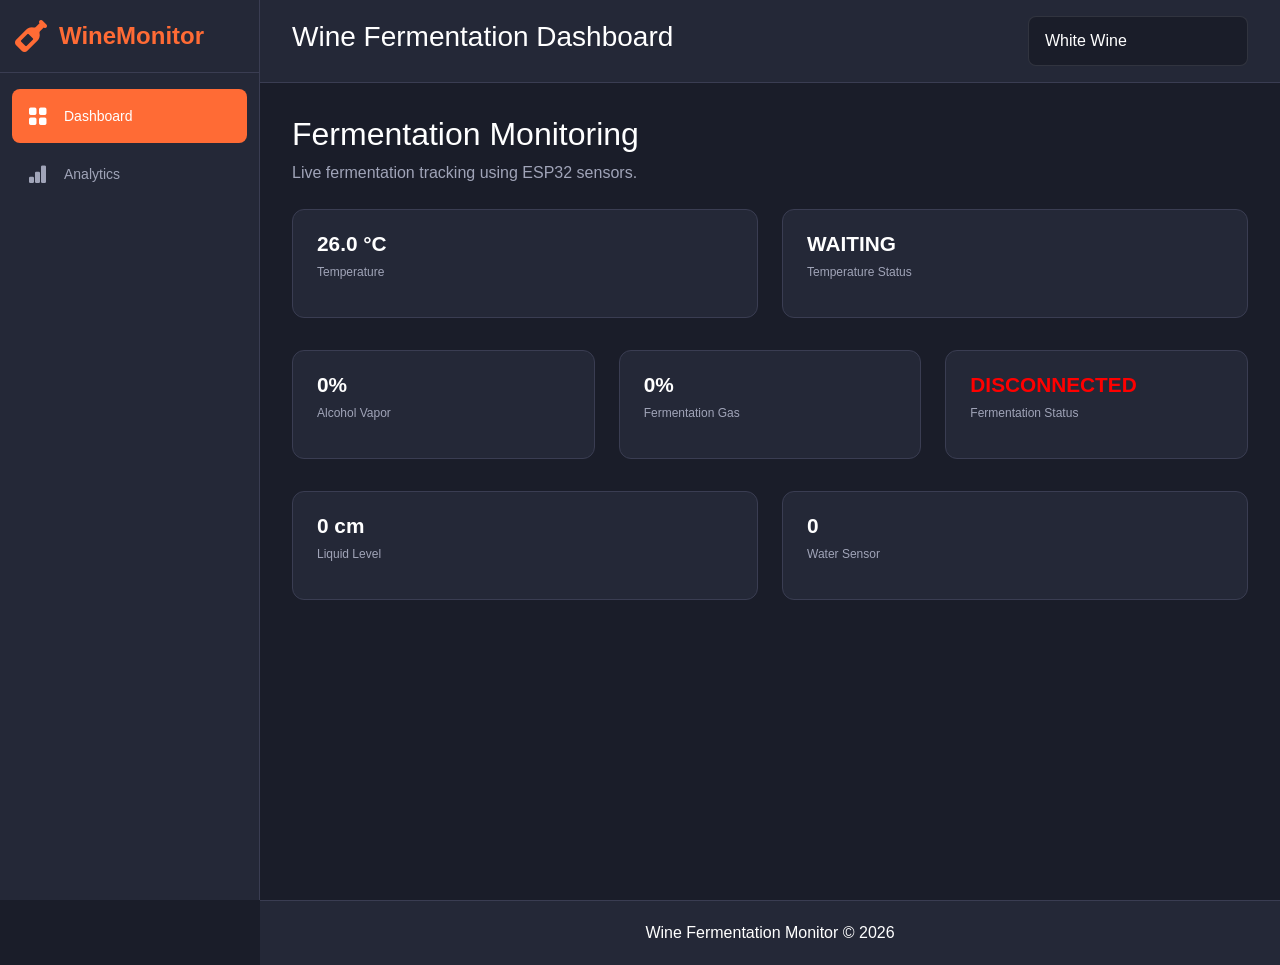
<file: FermentacijaVina/templates/index.html>
<!DOCTYPE html>
<html lang="en">
<head>
    <meta charset="UTF-8">
    <meta name="viewport" content="width=device-width, initial-scale=1.0">
    <title>Wine Fermentation Monitor</title>

    <link href="./assets/css/bootstrap.min.css" rel="stylesheet">
    <link rel="stylesheet" href="https://cdn.jsdelivr.net/npm/bootstrap-icons@1.10.0/font/bootstrap-icons.css">
    <link href="./assets/icons/fontawesome/css/fontawesome.min.css" rel="stylesheet">
    <link href="./assets/icons/fontawesome/css/brands.min.css" rel="stylesheet">
    <link href="./assets/icons/fontawesome/css/solid.min.css" rel="stylesheet">
    <link rel="stylesheet" href="assets/css/style.css">
</head>

<body>

<!-- SIDEBAR -->
<aside class="sidebar" id="sidebar">
    <div class="sidebar-header">
    <a class="logo" href="index.html">
        <i class="fa-solid fa-wine-bottle"></i>
        <span class="logo-text">WineMonitor</span>
    </a>
</div>

    <ul class="nav-menu">
        <li class="nav-item">
            <a href="index.html" class="nav-link active">
                <i class="bi bi-grid-fill"></i>
                <span>Dashboard</span>
            </a>
        </li>

        <li class="nav-item">
            <a href="analytics.html" class="nav-link">
                <i class="bi bi-bar-chart-fill"></i>
                <span>Analytics</span>
            </a>
        </li>
    </ul>
</aside>

<!-- MAIN CONTENT -->
<main class="main-content">

    <!-- TOP BAR -->
    <div class="top-bar d-flex align-items-center justify-content-between">

        <h3>Wine Fermentation Dashboard</h3>

        <select id="wineMode" class="form-select" style="width:220px;">
            <option value="white">White Wine</option>
            <option value="red">Red Wine</option>
        </select>

    </div>

    <div class="dashboard-content">

        <!-- HEADER -->
        <div class="page-header mb-4">
            <h2>Fermentation Monitoring</h2>
            <p>Live fermentation tracking using ESP32 sensors.</p>
        </div>

        <!-- STATS GRID -->
        <!-- TEMPERATURE ROW -->
<div class="stats-grid">
    <div class="stat-card">
        <div class="stat-value" id="temperature">26.0 °C</div>
        <div class="stat-label">Temperature</div>
    </div>

    <div class="stat-card">
        <div class="stat-value" id="tempStatus">WAITING</div>
        <div class="stat-label">Temperature Status</div>
    </div>
</div>

<!-- FERMENTATION ROW -->
<div class="stats-grid mt-4">
    <div class="stat-card">
        <div class="stat-value" id="mq3">0%</div>
        <div class="stat-label">Alcohol Vapor</div>
    </div>

    <div class="stat-card">
        <div class="stat-value" id="mq2">0%</div>
        <div class="stat-label">Fermentation Gas</div>
    </div>

    <div class="stat-card">
        <div class="stat-value" id="fermentationStatus">IDLE</div>
        <div class="stat-label">Fermentation Status</div>
    </div>
</div>

<!-- LIQUID LEVEL ROW -->
<div class="stats-grid mt-4">
    <div class="stat-card">
        <div class="stat-value" id="distance">0 cm</div>
        <div class="stat-label">Liquid Level</div>
    </div>

    <div class="stat-card">
        <div class="stat-value" id="rain">0</div>
        <div class="stat-label">Water Sensor</div>
    </div>
</div>

    </div>

</main>

<footer class="footer">
    <div class="footer-content">
        <span>Wine Fermentation Monitor © 2026</span>
    </div>
</footer>

<script>

const API_URL = "http://10.203.150.54:5000/api/data";

async function updateDashboard() {

    try {

        const res = await fetch(API_URL);
        const data = await res.json();

        // Temperature
        document.getElementById("temperature").textContent = "26.0 °C";
            //data.temperature.toFixed(1)
 

        // Liquid level
        document.getElementById("distance").textContent =
            data.distance.toFixed(1) + " cm";

        // Water sensor
        document.getElementById("rain").textContent =
            data.rain;

        // Convert MQ values to % of ADC range
        const alcoholPercent =
            ((data.mq3 / 4095) * 100).toFixed(1);

        const gasPercent =
            ((data.mq2 / 4095) * 100).toFixed(1);

        document.getElementById("mq3").textContent =
            alcoholPercent + "%";

        document.getElementById("mq2").textContent =
            gasPercent + "%";

        // Fermentation status
        let fermentation = "IDLE";

        if (data.mq2 > 1500 || data.mq3 > 1000)
            fermentation = "ACTIVE";

        if (data.mq2 > 2500 && data.mq3 > 1800)
            fermentation = "PEAK";

        document.getElementById("fermentationStatus").textContent =
            fermentation;

        // Temperature evaluation
        const mode =
            document.getElementById("wineMode").value;

        let tempStatus = "";
        let tempColor = "";

        if (mode === "white") {

            if (data.temperature >= 12 &&
                data.temperature <= 18) {

                tempStatus = "OPTIMAL";
                tempColor = "limegreen";

            } else {

                tempStatus = "OUT OF RANGE";
                tempColor = "red";
            }

        } else {

            if (data.temperature >= 20 &&
                data.temperature <= 30) {

                tempStatus = "OPTIMAL";
                tempColor = "limegreen";

            } else {

                tempStatus = "OUT OF RANGE";
                tempColor = "red";
            }
        }

        const tempElement =
            document.getElementById("tempStatus");

        tempElement.textContent =
            tempStatus;

        tempElement.style.color =
            tempColor;

    }
    catch(err) {

        console.log(err);

        document.getElementById("fermentationStatus")
            .textContent = "DISCONNECTED";

        document.getElementById("fermentationStatus")
            .style.color = "red";
    }
}

setInterval(updateDashboard, 2000);
updateDashboard();

</script>

</body>
</html>
</file>
<file: FermentacijaVina/templates/assets/css/style.css>
:root {
  --primary-color: #ff6b35;
  --primary-dark: #e85a2b;
  --secondary-color: #2ecc71;
  --dark-bg: #1a1d29;
  --card-bg: #242837;
  --card-hover: #2d3142;
  --text-primary: #ffffff;
  --text-secondary: #a0a4b8;
  --border-color: #3a3d52;
  --success: #2ecc71;
  --warning: #f39c12;
  --danger: #e74c3c;
  --info: #3498db;
  --shadow: 0 4px 18px rgba(0, 0, 0, 0.05);
  --radius: 12px;
  --gap: 18px;
  --accent: #ff6b35;
  --accent-rgb: 59, 130, 246;
}

* {
  margin: 0;
  padding: 0;
  box-sizing: border-box;
}

body {
  font-family: "Inter", -apple-system, BlinkMacSystemFont, "Segoe UI",
    sans-serif;
  background-color: var(--dark-bg);
  color: var(--text-primary);
  overflow-x: hidden;
}

/* Sidebar */
.sidebar {
  width: 260px;
  height: 100vh;
  background-color: var(--card-bg);
  position: fixed;
  left: 0;
  top: 0;
  border-right: 1px solid var(--border-color);
  overflow-y: auto;
  transition: all 0.3s ease;
  z-index: 1000;
}

/* Scrollbar width */
.sidebar::-webkit-scrollbar {
  width: 7px;
}

/* Track */
.sidebar::-webkit-scrollbar-track {
  background: transparent;
}

/* Thumb */
.sidebar::-webkit-scrollbar-thumb {
  background-color: var(--dark-bg);
  border-radius: 10px;
}

/* Hover effect */
.sidebar::-webkit-scrollbar-thumb:hover {
  background-color: var(--card-hover);
}

.sidebar.collapsed {
  width: 80px;
}

.sidebar-header {
  padding: 18px 15px;
  border-bottom: 1px solid var(--border-color);
  display: flex;
  align-items: center;
  justify-content: space-between;
}

.logo {
  display: flex;
  align-items: center;
  gap: 12px;
  font-size: 24px;
  font-weight: 700;
  color: var(--primary-color);
  text-decoration: none;
}

.logo i {
  font-size: 32px;
}

.sidebar.collapsed .logo-text {
  display: none;
}

.menu-toggle,
.menu-toggle-mobile {
  background: none;
  border: none;
  color: var(--text-secondary);
  font-size: 20px;
  cursor: pointer;
  padding: 8px;
  border-radius: 6px;
  transition: all 0.2s;
}

.menu-toggle:hover,
.menu-toggle-mobile:hover {
  background-color: var(--card-hover);
  color: var(--text-primary);
}

.nav-menu {
  list-style: none;
  padding: 16px 12px;
}

.nav-item {
  margin-bottom: 4px;
}

.nav-link {
  display: flex;
  align-items: center;
  gap: 12px;
  padding: 12px 16px;
  color: var(--text-secondary);
  text-decoration: none;
  border-radius: 8px;
  transition: all 0.2s;
  font-size: 14px;
  font-weight: 500;
}

.nav-link:hover {
  background-color: var(--card-hover);
  color: var(--text-primary);
}

.nav-link.active {
  background-color: var(--primary-color);
  color: white;
}

.nav-link i {
  font-size: 20px;
  width: 24px;
}

.sidebar.collapsed .nav-link span {
  display: none;
}

/* Main Content */
.main-content {
  margin-left: 260px;
  transition: margin-left 0.3s ease;
  min-height: 100vh;
}

.sidebar.collapsed ~ .main-content {
  margin-left: 80px;
}

/* Top Bar */
.top-bar {
  background-color: var(--card-bg);
  border-bottom: 1px solid var(--border-color);
  padding: 16px 32px;
  display: flex;
  justify-content: space-between;
  align-items: center;
  position: sticky;
  top: 0;
  z-index: 999;
  gap: 5px;
}

.search-bar {
  position: relative;
  width: 400px;
}

.search-bar input {
  width: 100%;
  padding: 10px 16px 10px 44px;
  background-color: var(--dark-bg);
  border: 1px solid var(--border-color);
  border-radius: 8px;
  color: var(--text-primary);
  font-size: 14px;
}

.search-bar input:focus {
  outline: none;
  border-color: var(--primary-color);
}

.search-bar i {
  position: absolute;
  left: 16px;
  top: 50%;
  transform: translateY(-50%);
  color: var(--text-secondary);
}

.top-bar-actions {
  display: flex;
  align-items: center;
  gap: 16px;
}

.action-btn {
  position: relative;
  background: none;
  border: none;
  color: var(--text-secondary);
  font-size: 20px;
  padding: 8px;
  cursor: pointer;
  border-radius: 6px;
  transition: all 0.2s;
}

.action-btn:hover {
  background-color: var(--card-hover);
  color: var(--text-primary);
}

.badge-notification {
  position: absolute;
  top: 4px;
  right: 4px;
  background-color: var(--danger);
  color: white;
  font-size: 10px;
  padding: 2px 5px;
  border-radius: 10px;
  font-weight: 600;
}

.user-profile {
  display: flex;
  align-items: center;
  gap: 12px;
  cursor: pointer;
  padding: 8px 12px;
  border-radius: 8px;
  transition: all 0.2s;
}

.user-profile:hover {
  background-color: var(--card-hover);
}

.user-avatar {
  width: 36px;
  height: 36px;
  border-radius: 50%;
  background: linear-gradient(
    135deg,
    var(--primary-color),
    var(--primary-dark)
  );
  display: flex;
  align-items: center;
  justify-content: center;
  font-weight: 600;
}

.user-info h6 {
  margin: 0;
  font-size: 14px;
  font-weight: 600;
}

.user-info p {
  margin: 0;
  font-size: 12px;
  color: var(--text-secondary);
}

/* Dashboard Content */
.dashboard-content {
  padding: 32px;
}

.page-header {
  margin-bottom: 32px;
}

.page-header h1 {
  font-size: 32px;
  font-weight: 700;
  margin-bottom: 8px;
}

.page-header p {
  color: var(--text-secondary);
  margin: 0;
}

/* Stats Cards */
.stats-grid {
  display: grid;
  grid-template-columns: repeat(auto-fit, minmax(250px, 1fr));
  gap: 24px;
  margin-bottom: 32px;
}

.stat-card {
  background-color: var(--card-bg);
  border: 1px solid var(--border-color);
  border-radius: 12px;
  padding: 24px;
  transition: all 0.3s;
  cursor: pointer;
}

.stat-card:hover {
  transform: translateY(-4px);
  box-shadow: 0 8px 24px rgba(0, 0, 0, 0.3);
  border-color: var(--primary-color);
}

.stat-header {
  display: flex;
  justify-content: space-between;
  align-items: flex-start;
  margin-bottom: 16px;
}

.stat-icon {
  width: 48px;
  height: 48px;
  border-radius: 10px;
  display: flex;
  align-items: center;
  justify-content: center;
  font-size: 24px;
}

.stat-icon.primary {
  background-color: rgba(255, 107, 53, 0.1);
  color: var(--primary-color);
}

.stat-icon.success {
  background-color: rgba(46, 204, 113, 0.1);
  color: var(--success);
}

.stat-icon.warning {
  background-color: rgba(243, 156, 18, 0.1);
  color: var(--warning);
}

.stat-icon.info {
  background-color: rgba(52, 152, 219, 0.1);
  color: var(--info);
}

.stat-trend {
  display: flex;
  align-items: center;
  gap: 4px;
  padding: 4px 8px;
  border-radius: 6px;
  font-size: 12px;
  font-weight: 600;
}

.stat-trend.up {
  background-color: rgba(46, 204, 113, 0.1);
  color: var(--success);
}

.stat-trend.down {
  background-color: rgba(231, 76, 60, 0.1);
  color: var(--danger);
}

.stat-value {
  font-size: 32px;
  font-weight: 700;
  margin-bottom: 8px;
  line-height: 1;
}

.stat-label {
  color: var(--text-secondary);
  font-size: 14px;
  margin-bottom: 12px;
}

.stat-footer {
  display: flex;
  align-items: center;
  gap: 8px;
  font-size: 13px;
  color: var(--text-secondary);
}

/* Chart Cards */
.chart-card {
  background-color: var(--card-bg);
  border: 1px solid var(--border-color);
  border-radius: 12px;
  padding: 24px;
  margin-bottom: 24px;
}

.chart-header {
  display: flex;
  justify-content: space-between;
  align-items: center;
  margin-bottom: 24px;
}

.chart-header h3 {
  font-size: 18px;
  font-weight: 600;
  margin: 0;
}

.chart-filters {
  display: flex;
  gap: 8px;
}

.filter-btn {
  padding: 6px 12px;
  background-color: var(--dark-bg);
  border: 1px solid var(--border-color);
  border-radius: 6px;
  color: var(--text-secondary);
  font-size: 13px;
  cursor: pointer;
  transition: all 0.2s;
}

.filter-btn:hover,
.filter-btn.active {
  background-color: var(--primary-color);
  border-color: var(--primary-color);
  color: white;
}

/* Orders Table */
.table-card {
  background-color: var(--card-bg);
  border: 1px solid var(--border-color);
  border-radius: 12px;
  overflow: hidden;
}

.table-header {
  padding: 20px 24px;
  border-bottom: 1px solid var(--border-color);
  display: flex;
  justify-content: space-between;
  align-items: center;
}

.table-header h3 {
  font-size: 18px;
  font-weight: 600;
  margin: 0;
}

.table-actions {
  display: flex;
  gap: 8px;
}

.custom-table {
  width: 100%;
  border-collapse: collapse;
}

.custom-table thead {
  background-color: var(--dark-bg);
}

.custom-table th {
  padding: 16px 24px;
  text-align: left;
  font-size: 13px;
  font-weight: 600;
  color: var(--text-secondary);
  text-transform: uppercase;
  letter-spacing: 0.5px;
}

.custom-table td {
  padding: 16px 24px;
  border-top: 1px solid var(--border-color);
  font-size: 14px;
}

.custom-table tbody tr {
  transition: all 0.2s;
}

.custom-table tbody tr:hover {
  background-color: var(--card-hover);
}

.status-badge {
  display: inline-flex;
  align-items: center;
  gap: 6px;
  padding: 6px 12px;
  border-radius: 6px;
  font-size: 12px;
  font-weight: 600;
}

.status-badge.pending {
  background-color: rgba(243, 156, 18, 0.1);
  color: var(--warning);
}

.status-badge.confirmed {
  background-color: rgba(52, 152, 219, 0.1);
  color: var(--info);
}

.status-badge.preparing {
  background-color: rgba(155, 89, 182, 0.1);
  color: #9b59b6;
}

.status-badge.delivering {
  background-color: rgba(52, 152, 219, 0.1);
  color: var(--info);
}

.status-badge.delivered {
  background-color: rgba(46, 204, 113, 0.1);
  color: var(--success);
}

.status-badge.cancelled {
  background-color: rgba(231, 76, 60, 0.1);
  color: var(--danger);
}

.order-customer {
  display: flex;
  align-items: center;
  gap: 12px;
}

.customer-avatar {
  width: 36px;
  height: 36px;
  border-radius: 50%;
  background: linear-gradient(135deg, #667eea, #764ba2);
  display: flex;
  align-items: center;
  justify-content: center;
  font-size: 14px;
  font-weight: 600;
}

.customer-info h6 {
  margin: 0;
  font-size: 14px;
  font-weight: 600;
}

.customer-info p {
  margin: 0;
  font-size: 12px;
  color: var(--text-secondary);
}

.action-buttons {
  display: flex;
  gap: 8px;
}

.action-icon-btn {
  width: 32px;
  height: 32px;
  display: flex;
  align-items: center;
  justify-content: center;
  background: none;
  border: 1px solid var(--border-color);
  border-radius: 6px;
  color: var(--text-secondary);
  cursor: pointer;
  transition: all 0.2s;
}

.action-icon-btn:hover {
  background-color: var(--primary-color);
  border-color: var(--primary-color);
  color: white;
}

.menu-toggle-mobile {
  display: none;
}

/* Responsive */
@media (max-width: 900px) {
  .menu-toggle-mobile {
    display: block;
  }

  .menu-toggle {
    display: none;
  }

  .sidebar {
    transform: translateX(-100%);
  }

  .sidebar.mobile-open {
    transform: translateX(0);
  }

  .main-content {
    margin-left: 0;
  }

  .search-bar {
    width: 200px;
  }

  .user-info {
    display: none;
  }

  .stats-grid {
    grid-template-columns: 1fr;
  }

  .dashboard-content {
    padding: 16px;
  }

  .table-responsive {
    overflow-x: auto;
  }

  .top-bar {
    padding: 16px 10px;
  }
}

/* Loading Animation */
.loading-spinner {
  width: 40px;
  height: 40px;
  border: 3px solid var(--border-color);
  border-top: 3px solid var(--primary-color);
  border-radius: 50%;
  animation: spin 1s linear infinite;
  margin: 20px auto;
}

@keyframes spin {
  0% {
    transform: rotate(0deg);
  }
  100% {
    transform: rotate(360deg);
  }
}

/* Filter Cards */
.filter-card {
  background: var(--card-bg);
  padding: 20px;
  border-radius: 15px;
  display: flex;
  align-items: center;
  gap: 15px;
  cursor: pointer;
  transition: all 0.3s;
  border: 2px solid transparent;
}

.filter-card:hover {
  transform: translateY(-5px);
  box-shadow: 0 10px 30px rgba(0, 0, 0, 0.5);
  border-color: var(--primary-color);
}

.filter-icon {
  width: 60px;
  height: 60px;
  border-radius: 12px;
  display: flex;
  align-items: center;
  justify-content: center;
  font-size: 1.5rem;
  color: white;
}

.filter-info h3 {
  font-size: 2rem;
  font-weight: bold;
  margin: 0;
  color: white;
}

.filter-info p {
  margin: 0;
  color: var(--text-secondary);
  font-size: 0.9rem;
}

/* Restaurant card styles */
.restaurant-card {
  background: var(--card-bg);
  border-radius: 15px;
  overflow: hidden;
  transition: all 0.3s;
  border: 1px solid rgba(255, 255, 255, 0.1);
}

.restaurant-card:hover {
  transform: translateY(-8px);
  box-shadow: 0 15px 40px rgba(0, 0, 0, 0.5);
  border-color: var(--primary-color);
}

.restaurant-image {
  height: 200px;
  background-size: cover;
  background-position: center;
  position: relative;
}

.status-badge {
  position: absolute;
  top: 10px;
  right: 10px;
  text-transform: uppercase;
  font-size: 0.7rem;
  font-weight: 600;
}

.restaurant-body {
  padding: 20px;
}

.restaurant-name {
  color: white;
  font-weight: bold;
  margin-bottom: 8px;
  font-size: 1.2rem;
}

.restaurant-cuisine {
  color: var(--text-secondary);
  font-size: 0.9rem;
  margin-bottom: 10px;
}

.restaurant-rating {
  display: flex;
  align-items: center;
  gap: 8px;
}

.restaurant-stats {
  display: flex;
  justify-content: space-between;
  padding: 15px 0;
  border-top: 1px solid rgba(255, 255, 255, 0.1);
  border-bottom: 1px solid rgba(255, 255, 255, 0.1);
  margin-bottom: 15px;
}

.restaurant-actions {
  display: flex;
  gap: 8px;
  flex-wrap: wrap;
}

.restaurant-actions .btn {
  flex: 1;
  min-width: 80px;
}

/* Rider Card Styles */
.rider-card {
  background: var(--card-bg);
  border-radius: 15px;
  overflow: hidden;
  transition: all 0.3s;
  border: 1px solid rgba(255, 255, 255, 0.1);
}

.rider-card:hover {
  transform: translateY(-8px);
  box-shadow: 0 15px 40px rgba(0, 0, 0, 0.5);
  border-color: var(--primary-color);
}

.rider-header {
  background: linear-gradient(135deg, var(--card-bg) 0%, #1f2f4d 100%);
  padding: 30px 20px 20px;
  text-align: center;
  position: relative;
}

.rider-avatar {
  width: 80px;
  height: 80px;
  border-radius: 50%;
  border: 4px solid var(--primary-color);
}

.rider-status {
  position: absolute;
  top: 15px;
  right: 15px;
  padding: 6px 12px;
  border-radius: 20px;
  font-size: 0.75rem;
  font-weight: 600;
  text-transform: uppercase;
}

.rider-status.online {
  background: var(--success);
  color: white;
}

.rider-status.busy {
  background: var(--warning);
  color: white;
}

.rider-status.offline {
  background: var(--text-secondary);
  color: white;
}

.rider-body {
  padding: 20px;
}

.rider-name {
  color: white;
  font-weight: bold;
  margin-bottom: 4px;
  font-size: 1.2rem;
}

.rider-id {
  color: var(--text-secondary);
  font-size: 0.85rem;
  margin-bottom: 15px;
}

.rider-info {
  display: flex;
  flex-direction: column;
  gap: 8px;
}

.info-item {
  display: flex;
  align-items: center;
  gap: 10px;
  color: var(--text-secondary);
  font-size: 0.9rem;
}

.info-item i {
  color: var(--primary-color);
  width: 20px;
}

.rider-rating {
  display: flex;
  align-items: center;
  gap: 8px;
  padding: 10px 0;
  border-top: 1px solid rgba(255, 255, 255, 0.1);
  border-bottom: 1px solid rgba(255, 255, 255, 0.1);
}

.rating-star {
  color: #ffc107;
  font-weight: bold;
}

.rating-reviews {
  color: var(--text-secondary);
  font-size: 0.85rem;
}

.rider-stats {
  display: flex;
  justify-content: space-around;
  padding: 15px 0;
  margin-bottom: 15px;
  background: rgba(255, 255, 255, 0.03);
  border-radius: 10px;
}

.stat-item {
  text-align: center;
}

.stat-value {
  font-size: 1.3rem;
  font-weight: bold;
  color: white;
}

.stat-label {
  font-size: 0.75rem;
  color: var(--text-secondary);
  margin-top: 4px;
}

.rider-actions {
  display: flex;
  gap: 8px;
  flex-wrap: wrap;
}

.rider-actions .btn {
  flex: 1;
  min-width: 70px;
}

/* Modal Styles */
.modal-content {
  background: var(--card-bg);
  color: var(--text-primary);
  border: 1px solid rgba(255, 255, 255, 0.1);
  border-radius: 15px;
}

.modal-header {
  border-bottom: 1px solid rgba(255, 255, 255, 0.1);
}

.modal-footer {
  border-top: 1px solid rgba(255, 255, 255, 0.1);
}

.btn-close {
  filter: invert(1);
}

.info-table-wrapper {
  background: linear-gradient(135deg, #0f172a, #1e293b);
  border-radius: 14px;
  padding: 24px;
  color: #e5e7eb;
  max-width: 800px;
}

.info-table {
  width: 100%;
  border-collapse: collapse;
  font-size: 14px;
}

.info-table th,
.info-table td {
  padding: 12px 14px;
  border-bottom: 1px solid rgba(255, 255, 255, 0.08);
}

.info-table th {
  text-align: left;
  font-weight: 500;
  color: #cbd5f5;
  width: 35%;
}

.info-table td {
  color: #ffffff;
}

.info-table .section td {
  padding: 14px;
  font-weight: 600;
  color: #ffffff;
  background: rgba(255, 255, 255, 0.05);
  border-radius: 6px;
  border-bottom: none;
}

.info-table .success {
  color: var(--success);
  font-weight: 600;
}

@media (max-width: 576px) {
  .info-table th,
  .info-table td {
    display: block;
    width: 100%;
  }

  .info-table th {
    padding-bottom: 4px;
    color: #94a3b8;
  }

  .info-table td {
    padding-top: 0;
  }
}

/* Adding payment method card styles */
.payment-method-card {
  background: var(--card-bg);
  padding: 20px;
  border-radius: 15px;
  display: flex;
  align-items: center;
  gap: 15px;
  transition: all 0.3s;
  border: 1px solid rgba(255, 255, 255, 0.1);
}

.payment-method-card:hover {
  transform: translateY(-5px);
  box-shadow: 0 10px 30px rgba(0, 0, 0, 0.5);
  border-color: var(--primary-color);
}

.payment-method-icon {
  width: 60px;
  height: 60px;
  border-radius: 12px;
  display: flex;
  align-items: center;
  justify-content: center;
  font-size: 1.5rem;
  color: white;
}

.payment-method-info h6 {
  color: var(--text-secondary);
  font-size: 0.85rem;
  margin-bottom: 8px;
  text-transform: uppercase;
  font-weight: 600;
}

.payment-method-info h4 {
  color: white;
  font-size: 1.8rem;
  font-weight: bold;
  margin-bottom: 4px;
}

.payment-method-info p {
  color: var(--text-secondary);
  font-size: 0.9rem;
  margin: 0;
}

/* Rating distribution bars */
.rating-bars {
  display: flex;
  flex-direction: column;
  gap: 15px;
}

.rating-bar-item {
  display: flex;
  align-items: center;
  gap: 15px;
}

.rating-label {
  min-width: 60px;
  color: var(--text-primary);
  font-weight: 600;
}

.rating-progress {
  flex: 1;
  height: 25px;
  background: rgba(255, 255, 255, 0.05);
  border-radius: 12px;
}

.rating-progress .progress-bar {
  background: linear-gradient(90deg, var(--primary-color) 0%, #ff8f5f 100%);
  border-radius: 12px;
  transition: width 0.5s ease;
}

.rating-count {
  min-width: 40px;
  text-align: right;
  color: var(--text-secondary);
  font-weight: 600;
}

/* Card Styles */
.card {
  background: var(--card-bg);
  border: 1px solid rgba(255, 255, 255, 0.1);
  border-radius: 15px;
  box-shadow: 0 5px 20px rgba(0, 0, 0, 0.3);
  margin-bottom: 20px;
}

.card-header {
  background: transparent;
  border-bottom: 1px solid rgba(255, 255, 255, 0.1);
  padding: 20px;
  color: white;
}

/* Adding review card styles */
.review-card {
  background: var(--card-bg);
  padding: 20px;
  border-radius: 15px;
  transition: all 0.3s;
  border: 1px solid rgba(255, 255, 255, 0.1);
}

.review-card:hover {
  transform: translateY(-5px);
  box-shadow: 0 10px 30px rgba(0, 0, 0, 0.5);
  border-color: var(--primary-color);
}

.review-card.flagged {
  border-color: var(--danger);
  border-width: 2px;
}

.review-header {
  display: flex;
  justify-content: space-between;
  align-items: center;
  margin-bottom: 15px;
}

.review-avatar {
  width: 50px;
  height: 50px;
  border-radius: 50%;
}

.review-rating {
  margin-bottom: 10px;
  font-size: 1.1rem;
}

.review-rating i {
  font-size: 1rem;
}

.review-restaurant {
  color: var(--text-secondary);
  font-size: 0.9rem;
  margin-bottom: 15px;
}

.review-comment {
  color: var(--text-primary);
  line-height: 1.6;
  margin-bottom: 15px;
}

.review-response {
  background: rgba(255, 255, 255, 0.03);
  padding: 15px;
  border-radius: 10px;
  border-left: 3px solid var(--primary-color);
  margin-bottom: 15px;
}

.review-response strong {
  color: var(--primary-color);
  display: block;
  margin-bottom: 8px;
}

.review-response p {
  color: var(--text-secondary);
  margin: 0;
  font-size: 0.9rem;
}

.review-actions {
  display: flex;
  gap: 8px;
  flex-wrap: wrap;
}

.review-actions .btn {
  flex: 1;
  min-width: 100px;
}

/* Adding metric card styles for analytics */
.metric-card {
  background: var(--card-bg);
  padding: 20px;
  border-radius: 15px;
  display: flex;
  align-items: center;
  gap: 15px;
  transition: all 0.3s;
  border: 1px solid rgba(255, 255, 255, 0.1);
}

.metric-card:hover {
  transform: translateY(-5px);
  box-shadow: 0 10px 30px rgba(0, 0, 0, 0.5);
  border-color: var(--primary-color);
}

.metric-icon {
  width: 60px;
  height: 60px;
  border-radius: 12px;
  display: flex;
  align-items: center;
  justify-content: center;
  font-size: 1.5rem;
  color: white;
}

.metric-info h3 {
  font-size: 2rem;
  font-weight: bold;
  margin: 0;
  color: white;
}

.metric-info p {
  margin: 0 0 8px 0;
  color: var(--text-secondary);
  font-size: 0.9rem;
}

.metric-change {
  font-size: 0.85rem;
  font-weight: 600;
  padding: 4px 8px;
  border-radius: 5px;
}

.metric-change.positive {
  color: #2ecc71;
  background: rgba(46, 204, 113, 0.1);
}

.metric-change.negative {
  color: #e74c3c;
  background: rgba(231, 76, 60, 0.1);
}

.metric-change i {
  font-size: 0.75rem;
}

/* Settings Layout */
.settings-container {
  display: grid;
  grid-template-columns: 280px 1fr;
  gap: 24px;
}

@media (max-width: 992px) {
  .settings-container {
    grid-template-columns: 1fr;
  }
}

/* Settings Sidebar */
.settings-sidebar {
  background: var(--card-bg);
  border-radius: var(--radius);
  border: 1px solid var(--border);
  box-shadow: var(--shadow);
  overflow: hidden;
  height: fit-content;
}

.settings-nav {
  list-style: none;
  padding: 0;
  margin: 0;
}

.settings-nav-item {
  border-bottom: 1px solid var(--border);
}

.settings-nav-item:last-child {
  border-bottom: none;
}

.settings-nav-link {
  display: flex;
  align-items: center;
  gap: 12px;
  padding: 18px 20px;
  color: var(--text);
  text-decoration: none;
  font-weight: 600;
  font-size: 14px;
  transition: all 0.2s ease;
}

.settings-nav-link:hover {
  background: var(--hover);
  color: var(--accent);
}

.settings-nav-link.active {
  background: rgba(var(--accent-rgb, 74, 103, 255), 0.1);
  color: var(--accent);
  border-left: 3px solid var(--accent);
}

.settings-nav-link i {
  font-size: 18px;
  width: 24px;
}

/* Settings Content */
.settings-content {
  background: var(--card-bg);
  border-radius: var(--radius);
  border: 1px solid var(--border-color);
  box-shadow: var(--shadow);
  padding: 32px;
}

.settings-section {
  display: none;
  margin-bottom: 40px;
}

.settings-section.active {
  display: block;
}

.settings-section:last-child {
  margin-bottom: 0;
}

.section-header {
  display: flex;
  justify-content: space-between;
  align-items: center;
  margin-bottom: 24px;
  padding-bottom: 16px;
  border-bottom: 1px solid var(--border-color);
}

.section-title {
  font-size: 20px;
  font-weight: 700;
  margin: 0;
  display: flex;
  align-items: center;
  gap: 10px;
}

.section-title i {
  color: var(--accent);
}

.section-description {
  color: var(--text-secondary);
  font-size: 14px;
  margin-top: 8px;
}

/* Toggle Switch */
.toggle-switch {
  position: relative;
  display: inline-block;
  width: 52px;
  height: 28px;
  margin-right: 12px;
}

.toggle-switch input {
  opacity: 0;
  width: 0;
  height: 0;
}

.toggle-slider {
  position: absolute;
  cursor: pointer;
  top: 0;
  left: 0;
  right: 0;
  bottom: 0;
  background-color: var(--border-color);
  transition: 0.4s;
  border-radius: 34px;
}

.toggle-slider:before {
  position: absolute;
  content: "";
  height: 20px;
  width: 20px;
  left: 4px;
  bottom: 4px;
  background-color: white;
  transition: 0.4s;
  border-radius: 50%;
}

input:checked + .toggle-slider {
  background-color: var(--primary-color);
}

input:checked + .toggle-slider:before {
  transform: translateX(24px);
}

.toggle-item {
  display: flex;
  justify-content: space-between;
  align-items: center;
  padding: 16px;
  background: var(--card-hover);
  border-radius: 8px;
  margin-bottom: 12px;
  transition: all 0.2s ease;
}

.toggle-item:hover {
  background: var(--border-color);
}

.toggle-info {
  flex: 1;
}

.toggle-title {
  font-weight: 600;
  margin-bottom: 4px;
}

.toggle-description {
  font-size: 13px;
  color: var(--text-secondary);
}

/* Radio Cards */
.radio-cards {
  display: grid;
  grid-template-columns: repeat(auto-fill, minmax(180px, 1fr));
  gap: 12px;
}

.radio-card {
  position: relative;
  padding: 20px;
  background: var(--card-hover);
  border: 2px solid var(--border-color);
  border-radius: 10px;
  cursor: pointer;
  transition: all 0.2s ease;
}

.radio-card:hover {
  border-color: var(--border-color);
  transform: translateY(-2px);
}

.radio-card.selected {
  border-color: var(--border-color);
  background: rgba(var(--accent-rgb, 74, 103, 255), 0.1);
}

.radio-card input {
  position: absolute;
  opacity: 0;
  cursor: pointer;
}

.radio-icon {
  width: 40px;
  height: 40px;
  border-radius: 8px;
  display: flex;
  align-items: center;
  justify-content: center;
  margin-bottom: 12px;
  font-size: 20px;
  background: rgba(var(--accent-rgb, 74, 103, 255), 0.1);
  color: var(--accent);
}

.radio-title {
  font-weight: 600;
  margin-bottom: 4px;
}

.radio-description {
  font-size: 12px;
  color: var(--text-secondary);
}

/* Danger Zone */
.danger-zone {
  border: 1px solid var(--danger);
  border-radius: var(--radius);
  padding: 24px;
  background: rgba(239, 68, 68, 0.05);
}

.danger-title {
  color: var(--danger);
  font-weight: 700;
  margin-bottom: 12px;
  display: flex;
  align-items: center;
  gap: 8px;
}

.danger-description {
  color: var(--text-secondary);
  font-size: 14px;
  margin-bottom: 20px;
}

.form-group {
  margin-bottom: 24px;
  position: relative;
}

.form-control,
.form-select {
  background: var(--dark-bg);
  border: 1px solid rgba(255, 255, 255, 0.1);
  color: white;
  border-radius: 8px;
  padding: 12px 16px;
}

.form-control:focus,
.form-select:focus {
  background: var(--dark-bg);
  border-color: var(--primary-color);
  color: white;
  box-shadow: 0 0 10px rgba(255, 107, 53, 0.3);
}

.form-label {
  color: var(--text-secondary);
  font-weight: 500;
}

.form-text {
  font-size: 12px;
  color: var(--text-secondary);
  margin-top: 6px;
}

/* Avatar Upload */
.avatar-upload {
  display: flex;
  align-items: center;
  gap: 20px;
  margin-bottom: 20px;
}

.avatar-preview {
  width: 100px;
  height: 100px;
  border-radius: 50%;
  background: var(--card-bg);
  display: flex;
  align-items: center;
  justify-content: center;
  font-size: 32px;
  font-weight: 700;
  color: var(--text);
  border: 3px solid var(--border-color);
  overflow: hidden;
  position: relative;
}

.avatar-preview img {
  width: 100%;
  height: 100%;
  object-fit: cover;
}

.avatar-upload-controls {
  flex: 1;
}

.avatar-upload-btn {
  display: inline-flex;
  align-items: center;
  gap: 8px;
  padding: 10px 16px;
  background: var(--primary-color);
  border-radius: 8px;
  border: 1px solid var(--border-color);
  color: var(--text);
  font-weight: 600;
  font-size: 14px;
  cursor: pointer;
  transition: all 0.2s ease;
}

.avatar-upload-btn:hover {
  background: rgba(var(--accent-rgb, 74, 103, 255), 0.1);
}

.avatar-hint {
  font-size: 12px;
  color: var(--text-secondary);
  margin-top: 8px;
}

/* Button Styles */
.btn {
  border-radius: 8px;
  padding: 8px 16px;
  font-weight: 500;
  transition: all 0.3s;
}

.btn-primary {
  background: var(--primary-color);
  border: none;
}

.btn-primary:hover {
  background: #ff8f5f;
  transform: translateY(-2px);
  box-shadow: 0 5px 15px rgba(255, 107, 53, 0.4);
}

.btn-outline-primary {
  border-color: var(--primary-color);
  color: var(--primary-color);
}

.btn-outline-primary:hover {
  background: var(--primary-color);
  color: white;
}

.btn-outline-success {
  border-color: var(--success);
  color: var(--success);
}

.btn-outline-success:hover {
  background: var(--success);
  color: white;
}

.btn-outline-danger {
  border-color: var(--danger);
  color: var(--danger);
}

.btn-outline-danger:hover {
  background: var(--danger);
  color: white;
}

.btn-group .btn {
  border-color: rgba(255, 255, 255, 0.2);
  color: var(--text-secondary);
}

.btn-group .btn.active,
.btn-group .btn:hover {
  background: var(--primary-color);
  color: white;
  border-color: var(--primary-color);
}

.btn-danger {
  background: rgba(239, 68, 68, 0.1);
  border: 1px solid rgba(239, 68, 68, 0.2);
  padding: 10px 20px;
  border-radius: 10px;
  color: var(--danger);
  font-weight: 600;
  font-size: 14px;
  display: flex;
  align-items: center;
  gap: 8px;
  transition: all 0.2s ease;
}

.btn-danger:hover {
  background: rgba(239, 68, 68, 0.2);
  transform: translateY(-2px);
  color: var(--danger);
}

.status-badge {
  display: inline-block;
  padding: 4px 12px;
  border-radius: 20px;
  font-size: 12px;
  font-weight: 600;
}

.scroll-y {
  overflow-y: auto;
}

.h-380 {
  height: 380px;
}

.dropdown-toggle::after {
  display: none !important;
}

.notify-dropdown .dropdown-menu {
  background: var(--card-bg);
  color: var(--text-primary);
}

.notify-dropdown .timeline {
  list-style: none;
  width: 250px;
}

.notify-dropdown .timeline .timeline-panel {
  display: flex;
  align-items: center;
  border-bottom: 1px solid var(--border-color);
  padding-bottom: 15px;
  margin-bottom: 15px;
}

.notify-dropdown .timeline .timeline-panel .media {
  width: 45px !important;
  height: 45px !important;
  font-size: 18px !important;
  border-radius: 12px;
  overflow: hidden;
  font-size: 20px;
  text-align: center;
  display: flex;
  align-items: center;
  justify-content: center;
  font-weight: 700;
  align-self: start;
  background: var(--dark-bg);
}

.notify-dropdown .media-body {
  flex: 1;
}

.notify-dropdown .all-notification {
  display: block;
  padding: 0.7rem;
  text-align: center;
  border-top: 1px solid var(--border-color);
  color: var(--accent);
  text-decoration: none;
}

.notify-dropdown .marker {
  position: absolute;
  top: 0px;
  right: 0px;
  width: 11px;
  height: 11px;
  border-radius: 50%;
  animation: pulse 1s ease-out infinite;
}

@keyframes pulse {
  0% {
    transform: scale(0);
    opacity: 0;
  }
  50% {
    transform: scale(1);
    opacity: 0.5;
  }
  100% {
    transform: scale(0);
    opacity: 0;
  }
}

.profile-dropdown .dropdown-menu {
  background-color: var(--card-bg);
  border-radius: 12px;
  box-shadow: 0 4px 10px rgba(0, 0, 0, 0.1);
}

.profile-dropdown .dropdown-header {
  font-weight: 600;
  font-size: 1rem;
  color: var(--text-primary);
  border-bottom: 1px solid var(--border-color);
  padding: 0.75rem;
}

.profile-dropdown .dropdown-item {
  padding: 0.65rem 1.5rem;
  color: var(--text-primary);
}

.profile-dropdown .dropdown-item:hover {
  background-color: var(--card-hover);
  color: var(--primary-color);
}

.profile-dropdown .dropdown-item i {
  margin-right: 8px;
  font-size: 1.1rem;
}

.profile-dropdown .sign-out {
  border-top: 1px solid var(--border-color);
  text-align: center;
  padding: 4px 0;
}

.login-container {
  position: relative;
  z-index: 1;
  width: 100%;
  max-width: 500px;
  padding: 20px;
  margin: auto;
}

.login-card {
  background: rgba(30, 30, 46, 0.95);
  border-radius: 20px;
  padding: 50px 40px;
  box-shadow: 0 20px 60px rgba(0, 0, 0, 0.5);
  border: 1px solid rgba(255, 255, 255, 0.1);
  backdrop-filter: blur(10px);
  animation: slideUp 0.6s ease-out;
}

@keyframes slideUp {
  from {
    opacity: 0;
    transform: translateY(30px);
  }
  to {
    opacity: 1;
    transform: translateY(0);
  }
}

.logo-section {
  text-align: center;
  margin-bottom: 40px;
}

.logo-icon {
  width: 70px;
  height: 70px;
  background: linear-gradient(135deg, #ff6b35 0%, #ff8c5a 100%);
  border-radius: 16px;
  display: inline-flex;
  align-items: center;
  justify-content: center;
  font-size: 36px;
  color: white;
  margin-bottom: 20px;
  box-shadow: 0 10px 30px rgba(255, 107, 53, 0.3);
}

.login-card h2 {
  color: #ffffff;
  font-size: 28px;
  font-weight: 700;
  margin-bottom: 10px;
  text-align: center;
}

.login-card p {
  color: #94a3b8;
  text-align: center;
  margin-bottom: 30px;
}

.form-group {
  margin-bottom: 24px;
  position: relative;
}

.form-label {
  color: #e2e8f0;
  font-weight: 500;
  margin-bottom: 8px;
  font-size: 14px;
}

.form-control {
  border: 1px solid rgba(255, 255, 255, 0.1);
  border-radius: 12px;
  padding: 14px 16px;
  color: #ffffff;
  font-size: 15px;
  transition: all 0.3s ease;
}

.form-control:focus {
  border-color: #ff6b35;
  box-shadow: 0 0 0 4px rgba(255, 107, 53, 0.1);
  color: #ffffff;
}

.form-control::placeholder {
  color: #64748b;
}

.input-icon {
  position: absolute;
  left: 16px;
  top: 50%;
  transform: translateY(-50%);
  color: #94a3b8;
  font-size: 18px;
}

.password-toggle {
  position: absolute;
  right: 16px;
  top: 50%;
  transform: translateY(-50%);
  color: #94a3b8;
  cursor: pointer;
  font-size: 18px;
  transition: color 0.3s ease;
}

.password-toggle:hover {
  color: #ff6b35;
}

.form-options {
  display: flex;
  justify-content: space-between;
  align-items: center;
  margin-bottom: 24px;
}

.form-check-input {
  background-color: rgba(255, 255, 255, 0.05);
  border: 1px solid rgba(255, 255, 255, 0.2);
  cursor: pointer;
}

.form-check-input:checked {
  background-color: #ff6b35;
  border-color: #ff6b35;
}

.form-check-label {
  color: #e2e8f0;
  font-size: 14px;
  cursor: pointer;
}

.forgot-link {
  color: #ff6b35;
  text-decoration: none;
  font-size: 14px;
  font-weight: 500;
  transition: color 0.3s ease;
}

.forgot-link:hover {
  color: #ff8c5a;
}

.btn-login {
  width: 100%;
  background: linear-gradient(135deg, #ff6b35 0%, #ff8c5a 100%);
  color: white;
  border: none;
  border-radius: 12px;
  padding: 14px;
  font-size: 16px;
  font-weight: 600;
  cursor: pointer;
  transition: all 0.3s ease;
  box-shadow: 0 4px 15px rgba(255, 107, 53, 0.3);
}

.btn-login:hover {
  transform: translateY(-2px);
  box-shadow: 0 6px 20px rgba(255, 107, 53, 0.4);
}

.btn-login:active {
  transform: translateY(0);
}

.divider {
  display: flex;
  align-items: center;
  text-align: center;
  margin: 30px 0;
}

.divider::before,
.divider::after {
  content: "";
  flex: 1;
  border-bottom: 1px solid rgba(255, 255, 255, 0.1);
}

.divider span {
  padding: 0 15px;
  color: #64748b;
  font-size: 14px;
}

.social-login {
  display: flex;
  gap: 12px;
  margin-bottom: 30px;
}

.social-btn {
  flex: 1;
  background: rgba(255, 255, 255, 0.05);
  border: 1px solid rgba(255, 255, 255, 0.1);
  border-radius: 12px;
  padding: 12px;
  color: #e2e8f0;
  font-size: 14px;
  font-weight: 500;
  cursor: pointer;
  transition: all 0.3s ease;
  display: flex;
  align-items: center;
  justify-content: center;
  gap: 8px;
}

.social-btn:hover {
  background: rgba(255, 255, 255, 0.08);
  border-color: rgba(255, 255, 255, 0.2);
  transform: translateY(-2px);
}

.signup-link {
  text-align: center;
  color: #94a3b8;
  font-size: 14px;
}

.signup-link a {
  color: #ff6b35;
  text-decoration: none;
  font-weight: 600;
  transition: color 0.3s ease;
}

.signup-link a:hover {
  color: #ff8c5a;
}

@media (max-width: 576px) {
  .login-card {
    padding: 40px 30px;
  }
}

.form-row {
  display: grid;
  grid-template-columns: 1fr 1fr;
  gap: 16px;
}

.form-check-label a {
  color: #ff6b35;
  text-decoration: none;
}

.form-check-label a:hover {
  color: #ff8c5a;
}

.btn-signup {
  width: 100%;
  background: linear-gradient(135deg, #ff6b35 0%, #ff8c5a 100%);
  color: white;
  border: none;
  border-radius: 12px;
  padding: 14px;
  font-size: 16px;
  font-weight: 600;
  cursor: pointer;
  transition: all 0.3s ease;
  box-shadow: 0 4px 15px rgba(255, 107, 53, 0.3);
}

.btn-signup:hover {
  transform: translateY(-2px);
  box-shadow: 0 6px 20px rgba(255, 107, 53, 0.4);
}

.btn-signup:active {
  transform: translateY(0);
}

.login-link {
  text-align: center;
  color: #94a3b8;
  font-size: 14px;
}

.login-link a {
  color: #ff6b35;
  text-decoration: none;
  font-weight: 600;
  transition: color 0.3s ease;
}

.login-link a:hover {
  color: #ff8c5a;
}

.error-container {
  position: relative;
  z-index: 1;
  text-align: center;
  padding: 40px 20px;
  max-width: 600px;
  animation: fadeIn 0.8s ease-out;
  margin: auto;
}

@keyframes fadeIn {
  from {
    opacity: 0;
    transform: translateY(20px);
  }
  to {
    opacity: 1;
    transform: translateY(0);
  }
}

.error-code {
  font-size: 180px;
  font-weight: 900;
  background: linear-gradient(135deg, #ff6b35 0%, #ff8c5a 100%);
  -webkit-background-clip: text;
  -webkit-text-fill-color: transparent;
  background-clip: text;
  line-height: 1;
  margin-bottom: 20px;
  text-shadow: 0 0 60px rgba(255, 107, 53, 0.3);
  animation: float 3s ease-in-out infinite;
}

@keyframes float {
  0%,
  100% {
    transform: translateY(0);
  }
  50% {
    transform: translateY(-10px);
  }
}

.error-icon {
  font-size: 120px;
  color: #ff6b35;
  margin-bottom: 20px;
  animation: bounce 2s ease-in-out infinite;
}

@keyframes bounce {
  0%,
  100% {
    transform: translateY(0);
  }
  50% {
    transform: translateY(-15px);
  }
}

.error-container h1 {
  color: #ffffff;
  font-size: 42px;
  font-weight: 700;
  margin-bottom: 15px;
}

.error-container p {
  color: #94a3b8;
  font-size: 18px;
  line-height: 1.6;
  margin-bottom: 40px;
}

.btn-group {
  display: flex;
  gap: 15px;
  justify-content: center;
  flex-wrap: wrap;
}

.btn-primary-custom {
  background: linear-gradient(135deg, #ff6b35 0%, #ff8c5a 100%);
  color: white;
  border: none;
  border-radius: 12px;
  padding: 14px 32px;
  font-size: 16px;
  font-weight: 600;
  cursor: pointer;
  transition: all 0.3s ease;
  box-shadow: 0 4px 15px rgba(255, 107, 53, 0.3);
  text-decoration: none;
  display: inline-flex;
  align-items: center;
  gap: 8px;
}

.btn-primary-custom:hover {
  transform: translateY(-2px);
  box-shadow: 0 6px 20px rgba(255, 107, 53, 0.4);
}

.btn-secondary-custom {
  background: rgba(255, 255, 255, 0.05);
  color: #e2e8f0;
  border: 1px solid rgba(255, 255, 255, 0.1);
  border-radius: 12px;
  padding: 14px 32px;
  font-size: 16px;
  font-weight: 600;
  cursor: pointer;
  transition: all 0.3s ease;
  text-decoration: none;
  display: inline-flex;
  align-items: center;
  gap: 8px;
}

.btn-secondary-custom:hover {
  background: rgba(255, 255, 255, 0.08);
  border-color: rgba(255, 255, 255, 0.2);
  transform: translateY(-2px);
}

@media (max-width: 900px) {
  .error-code {
    font-size: 120px;
  }

  .error-container h1 {
    font-size: 32px;
  }

  .error-container p {
    font-size: 16px;
  }

  .btn-group {
    flex-direction: column;
    align-items: stretch;
  }

  .btn-primary-custom,
  .btn-secondary-custom {
    width: 100%;
    justify-content: center;
  }
}

.image-upload-container {
  text-align: center;
}
.image-preview {
  width: 100%;
  height: 200px;
  border: 2px dashed rgba(255, 255, 255, 0.2);
  border-radius: 10px;
  display: flex;
  flex-direction: column;
  align-items: center;
  justify-content: center;
  cursor: pointer;
  transition: all 0.3s;
  background-size: cover;
  background-position: center;
}
.image-preview:hover {
  border-color: var(--primary-color);
  background-color: rgba(255, 107, 53, 0.1);
}
.image-preview i {
  font-size: 3rem;
  color: var(--text-secondary);
  margin-bottom: 10px;
}
.image-preview p {
  color: var(--text-secondary);
  margin: 5px 0;
}
.image-preview small {
  color: var(--text-secondary);
  font-size: 0.75rem;
}
.image-preview.has-image i,
.image-preview.has-image p,
.image-preview.has-image small {
  display: none;
}
.gallery-upload {
  display: grid;
  grid-template-columns: repeat(3, 1fr);
  gap: 10px;
}
.gallery-item {
  aspect-ratio: 1;
  border-radius: 10px;
  background-size: cover;
  background-position: center;
  position: relative;
  overflow: hidden;
}
.add-gallery-item {
  border: 2px dashed rgba(255, 255, 255, 0.2);
  display: flex;
  flex-direction: column;
  align-items: center;
  justify-content: center;
  cursor: pointer;
  transition: all 0.3s;
}
.add-gallery-item:hover {
  border-color: var(--primary-color);
  background-color: rgba(255, 107, 53, 0.1);
}
.add-gallery-item i {
  font-size: 1.5rem;
  color: var(--text-secondary);
}
.add-gallery-item p {
  color: var(--text-secondary);
  font-size: 0.8rem;
  margin: 5px 0 0 0;
}
.gallery-item .remove-image {
  position: absolute;
  top: 5px;
  right: 5px;
  width: 25px;
  height: 25px;
  background: var(--danger-color);
  border: none;
  border-radius: 50%;
  color: white;
  cursor: pointer;
  display: flex;
  align-items: center;
  justify-content: center;
  opacity: 0;
  transition: opacity 0.3s;
}
.gallery-item:hover .remove-image {
  opacity: 1;
}

.loyalty-tier {
  display: flex;
  gap: 12px;
  margin-bottom: 20px;
}

.loyalty-tier-card {
  flex: 1;
  padding: 16px;
  background: rgba(255, 255, 255, 0.03);
  border: 2px solid rgba(255, 255, 255, 0.1);
  border-radius: 8px;
  cursor: pointer;
  transition: all 0.3s ease;
  text-align: center;
  color: #fff;
}

.loyalty-tier-card:hover {
  border-color: #ff6b35;
  background: rgba(255, 107, 53, 0.05);
}

.loyalty-tier-card.active {
  border-color: #ff6b35;
  background: rgba(255, 107, 53, 0.1);
}

.loyalty-tier-card i {
  font-size: 1.5rem;
  margin-bottom: 8px;
  display: block;
}

/* Footer */
.footer {
  background-color: var(--card-bg);
  border-top: 1px solid var(--border-color);
  padding: 20px 32px;
  margin-left: 260px;
  transition: margin-left 0.3s ease;
}

.sidebar.collapsed ~ .footer {
  margin-left: 80px;
}

.footer-content {
  display: flex;
  justify-content: center;
  align-items: center;
  flex-wrap: wrap;
  gap: 16px;
}

.footer-text {
  display: flex;
  align-items: center;
  gap: 8px;
  color: var(--text-secondary);
  font-size: 14px;
}

.footer-divider {
  color: var(--border-color);
}

@media (max-width: 900px) {
  .footer {
    margin-left: 0;
    padding: 16px;
    text-align: center;
  }

  .footer-content {
    flex-direction: column;
    justify-content: center;
  }
}

@media (max-width: 480px) {
  .footer-text {
    flex-direction: column;
    gap: 4px;
  }

  .footer-divider {
    display: none;
  }
}
</file>
<file: FermentacijaVina/templates/assets/icons/fontawesome/css/brands.min.css>
/*!
 * Font Awesome Free 6.6.0 by @fontawesome - https://fontawesome.com
 * License - https://fontawesome.com/license/free (Icons: CC BY 4.0, Fonts: SIL OFL 1.1, Code: MIT License)
 * Copyright 2024 Fonticons, Inc.
 */
:host,:root{--fa-style-family-brands:"Font Awesome 6 Brands";--fa-font-brands:normal 400 1em/1 "Font Awesome 6 Brands"}@font-face{font-family:"Font Awesome 6 Brands";font-style:normal;font-weight:400;font-display:block;src:url(../webfonts/fa-brands-400.woff2) format("woff2"),url(../webfonts/fa-brands-400.ttf) format("truetype")}.fa-brands,.fab{font-weight:400}.fa-monero:before{content:"\f3d0"}.fa-hooli:before{content:"\f427"}.fa-yelp:before{content:"\f1e9"}.fa-cc-visa:before{content:"\f1f0"}.fa-lastfm:before{content:"\f202"}.fa-shopware:before{content:"\f5b5"}.fa-creative-commons-nc:before{content:"\f4e8"}.fa-aws:before{content:"\f375"}.fa-redhat:before{content:"\f7bc"}.fa-yoast:before{content:"\f2b1"}.fa-cloudflare:before{content:"\e07d"}.fa-ups:before{content:"\f7e0"}.fa-pixiv:before{content:"\e640"}.fa-wpexplorer:before{content:"\f2de"}.fa-dyalog:before{content:"\f399"}.fa-bity:before{content:"\f37a"}.fa-stackpath:before{content:"\f842"}.fa-buysellads:before{content:"\f20d"}.fa-first-order:before{content:"\f2b0"}.fa-modx:before{content:"\f285"}.fa-guilded:before{content:"\e07e"}.fa-vnv:before{content:"\f40b"}.fa-js-square:before,.fa-square-js:before{content:"\f3b9"}.fa-microsoft:before{content:"\f3ca"}.fa-qq:before{content:"\f1d6"}.fa-orcid:before{content:"\f8d2"}.fa-java:before{content:"\f4e4"}.fa-invision:before{content:"\f7b0"}.fa-creative-commons-pd-alt:before{content:"\f4ed"}.fa-centercode:before{content:"\f380"}.fa-glide-g:before{content:"\f2a6"}.fa-drupal:before{content:"\f1a9"}.fa-jxl:before{content:"\e67b"}.fa-dart-lang:before{content:"\e693"}.fa-hire-a-helper:before{content:"\f3b0"}.fa-creative-commons-by:before{content:"\f4e7"}.fa-unity:before{content:"\e049"}.fa-whmcs:before{content:"\f40d"}.fa-rocketchat:before{content:"\f3e8"}.fa-vk:before{content:"\f189"}.fa-untappd:before{content:"\f405"}.fa-mailchimp:before{content:"\f59e"}.fa-css3-alt:before{content:"\f38b"}.fa-reddit-square:before,.fa-square-reddit:before{content:"\f1a2"}.fa-vimeo-v:before{content:"\f27d"}.fa-contao:before{content:"\f26d"}.fa-square-font-awesome:before{content:"\e5ad"}.fa-deskpro:before{content:"\f38f"}.fa-brave:before{content:"\e63c"}.fa-sistrix:before{content:"\f3ee"}.fa-instagram-square:before,.fa-square-instagram:before{content:"\e055"}.fa-battle-net:before{content:"\f835"}.fa-the-red-yeti:before{content:"\f69d"}.fa-hacker-news-square:before,.fa-square-hacker-news:before{content:"\f3af"}.fa-edge:before{content:"\f282"}.fa-threads:before{content:"\e618"}.fa-napster:before{content:"\f3d2"}.fa-snapchat-square:before,.fa-square-snapchat:before{content:"\f2ad"}.fa-google-plus-g:before{content:"\f0d5"}.fa-artstation:before{content:"\f77a"}.fa-markdown:before{content:"\f60f"}.fa-sourcetree:before{content:"\f7d3"}.fa-google-plus:before{content:"\f2b3"}.fa-diaspora:before{content:"\f791"}.fa-foursquare:before{content:"\f180"}.fa-stack-overflow:before{content:"\f16c"}.fa-github-alt:before{content:"\f113"}.fa-phoenix-squadron:before{content:"\f511"}.fa-pagelines:before{content:"\f18c"}.fa-algolia:before{content:"\f36c"}.fa-red-river:before{content:"\f3e3"}.fa-creative-commons-sa:before{content:"\f4ef"}.fa-safari:before{content:"\f267"}.fa-google:before{content:"\f1a0"}.fa-font-awesome-alt:before,.fa-square-font-awesome-stroke:before{content:"\f35c"}.fa-atlassian:before{content:"\f77b"}.fa-linkedin-in:before{content:"\f0e1"}.fa-digital-ocean:before{content:"\f391"}.fa-nimblr:before{content:"\f5a8"}.fa-chromecast:before{content:"\f838"}.fa-evernote:before{content:"\f839"}.fa-hacker-news:before{content:"\f1d4"}.fa-creative-commons-sampling:before{content:"\f4f0"}.fa-adversal:before{content:"\f36a"}.fa-creative-commons:before{content:"\f25e"}.fa-watchman-monitoring:before{content:"\e087"}.fa-fonticons:before{content:"\f280"}.fa-weixin:before{content:"\f1d7"}.fa-shirtsinbulk:before{content:"\f214"}.fa-codepen:before{content:"\f1cb"}.fa-git-alt:before{content:"\f841"}.fa-lyft:before{content:"\f3c3"}.fa-rev:before{content:"\f5b2"}.fa-windows:before{content:"\f17a"}.fa-wizards-of-the-coast:before{content:"\f730"}.fa-square-viadeo:before,.fa-viadeo-square:before{content:"\f2aa"}.fa-meetup:before{content:"\f2e0"}.fa-centos:before{content:"\f789"}.fa-adn:before{content:"\f170"}.fa-cloudsmith:before{content:"\f384"}.fa-opensuse:before{content:"\e62b"}.fa-pied-piper-alt:before{content:"\f1a8"}.fa-dribbble-square:before,.fa-square-dribbble:before{content:"\f397"}.fa-codiepie:before{content:"\f284"}.fa-node:before{content:"\f419"}.fa-mix:before{content:"\f3cb"}.fa-steam:before{content:"\f1b6"}.fa-cc-apple-pay:before{content:"\f416"}.fa-scribd:before{content:"\f28a"}.fa-debian:before{content:"\e60b"}.fa-openid:before{content:"\f19b"}.fa-instalod:before{content:"\e081"}.fa-expeditedssl:before{content:"\f23e"}.fa-sellcast:before{content:"\f2da"}.fa-square-twitter:before,.fa-twitter-square:before{content:"\f081"}.fa-r-project:before{content:"\f4f7"}.fa-delicious:before{content:"\f1a5"}.fa-freebsd:before{content:"\f3a4"}.fa-vuejs:before{content:"\f41f"}.fa-accusoft:before{content:"\f369"}.fa-ioxhost:before{content:"\f208"}.fa-fonticons-fi:before{content:"\f3a2"}.fa-app-store:before{content:"\f36f"}.fa-cc-mastercard:before{content:"\f1f1"}.fa-itunes-note:before{content:"\f3b5"}.fa-golang:before{content:"\e40f"}.fa-kickstarter:before,.fa-square-kickstarter:before{content:"\f3bb"}.fa-grav:before{content:"\f2d6"}.fa-weibo:before{content:"\f18a"}.fa-uncharted:before{content:"\e084"}.fa-firstdraft:before{content:"\f3a1"}.fa-square-youtube:before,.fa-youtube-square:before{content:"\f431"}.fa-wikipedia-w:before{content:"\f266"}.fa-rendact:before,.fa-wpressr:before{content:"\f3e4"}.fa-angellist:before{content:"\f209"}.fa-galactic-republic:before{content:"\f50c"}.fa-nfc-directional:before{content:"\e530"}.fa-skype:before{content:"\f17e"}.fa-joget:before{content:"\f3b7"}.fa-fedora:before{content:"\f798"}.fa-stripe-s:before{content:"\f42a"}.fa-meta:before{content:"\e49b"}.fa-laravel:before{content:"\f3bd"}.fa-hotjar:before{content:"\f3b1"}.fa-bluetooth-b:before{content:"\f294"}.fa-square-letterboxd:before{content:"\e62e"}.fa-sticker-mule:before{content:"\f3f7"}.fa-creative-commons-zero:before{content:"\f4f3"}.fa-hips:before{content:"\f452"}.fa-behance:before{content:"\f1b4"}.fa-reddit:before{content:"\f1a1"}.fa-discord:before{content:"\f392"}.fa-chrome:before{content:"\f268"}.fa-app-store-ios:before{content:"\f370"}.fa-cc-discover:before{content:"\f1f2"}.fa-wpbeginner:before{content:"\f297"}.fa-confluence:before{content:"\f78d"}.fa-shoelace:before{content:"\e60c"}.fa-mdb:before{content:"\f8ca"}.fa-dochub:before{content:"\f394"}.fa-accessible-icon:before{content:"\f368"}.fa-ebay:before{content:"\f4f4"}.fa-amazon:before{content:"\f270"}.fa-unsplash:before{content:"\e07c"}.fa-yarn:before{content:"\f7e3"}.fa-square-steam:before,.fa-steam-square:before{content:"\f1b7"}.fa-500px:before{content:"\f26e"}.fa-square-vimeo:before,.fa-vimeo-square:before{content:"\f194"}.fa-asymmetrik:before{content:"\f372"}.fa-font-awesome-flag:before,.fa-font-awesome-logo-full:before,.fa-font-awesome:before{content:"\f2b4"}.fa-gratipay:before{content:"\f184"}.fa-apple:before{content:"\f179"}.fa-hive:before{content:"\e07f"}.fa-gitkraken:before{content:"\f3a6"}.fa-keybase:before{content:"\f4f5"}.fa-apple-pay:before{content:"\f415"}.fa-padlet:before{content:"\e4a0"}.fa-amazon-pay:before{content:"\f42c"}.fa-github-square:before,.fa-square-github:before{content:"\f092"}.fa-stumbleupon:before{content:"\f1a4"}.fa-fedex:before{content:"\f797"}.fa-phoenix-framework:before{content:"\f3dc"}.fa-shopify:before{content:"\e057"}.fa-neos:before{content:"\f612"}.fa-square-threads:before{content:"\e619"}.fa-hackerrank:before{content:"\f5f7"}.fa-researchgate:before{content:"\f4f8"}.fa-swift:before{content:"\f8e1"}.fa-angular:before{content:"\f420"}.fa-speakap:before{content:"\f3f3"}.fa-angrycreative:before{content:"\f36e"}.fa-y-combinator:before{content:"\f23b"}.fa-empire:before{content:"\f1d1"}.fa-envira:before{content:"\f299"}.fa-google-scholar:before{content:"\e63b"}.fa-gitlab-square:before,.fa-square-gitlab:before{content:"\e5ae"}.fa-studiovinari:before{content:"\f3f8"}.fa-pied-piper:before{content:"\f2ae"}.fa-wordpress:before{content:"\f19a"}.fa-product-hunt:before{content:"\f288"}.fa-firefox:before{content:"\f269"}.fa-linode:before{content:"\f2b8"}.fa-goodreads:before{content:"\f3a8"}.fa-odnoklassniki-square:before,.fa-square-odnoklassniki:before{content:"\f264"}.fa-jsfiddle:before{content:"\f1cc"}.fa-sith:before{content:"\f512"}.fa-themeisle:before{content:"\f2b2"}.fa-page4:before{content:"\f3d7"}.fa-hashnode:before{content:"\e499"}.fa-react:before{content:"\f41b"}.fa-cc-paypal:before{content:"\f1f4"}.fa-squarespace:before{content:"\f5be"}.fa-cc-stripe:before{content:"\f1f5"}.fa-creative-commons-share:before{content:"\f4f2"}.fa-bitcoin:before{content:"\f379"}.fa-keycdn:before{content:"\f3ba"}.fa-opera:before{content:"\f26a"}.fa-itch-io:before{content:"\f83a"}.fa-umbraco:before{content:"\f8e8"}.fa-galactic-senate:before{content:"\f50d"}.fa-ubuntu:before{content:"\f7df"}.fa-draft2digital:before{content:"\f396"}.fa-stripe:before{content:"\f429"}.fa-houzz:before{content:"\f27c"}.fa-gg:before{content:"\f260"}.fa-dhl:before{content:"\f790"}.fa-pinterest-square:before,.fa-square-pinterest:before{content:"\f0d3"}.fa-xing:before{content:"\f168"}.fa-blackberry:before{content:"\f37b"}.fa-creative-commons-pd:before{content:"\f4ec"}.fa-playstation:before{content:"\f3df"}.fa-quinscape:before{content:"\f459"}.fa-less:before{content:"\f41d"}.fa-blogger-b:before{content:"\f37d"}.fa-opencart:before{content:"\f23d"}.fa-vine:before{content:"\f1ca"}.fa-signal-messenger:before{content:"\e663"}.fa-paypal:before{content:"\f1ed"}.fa-gitlab:before{content:"\f296"}.fa-typo3:before{content:"\f42b"}.fa-reddit-alien:before{content:"\f281"}.fa-yahoo:before{content:"\f19e"}.fa-dailymotion:before{content:"\e052"}.fa-affiliatetheme:before{content:"\f36b"}.fa-pied-piper-pp:before{content:"\f1a7"}.fa-bootstrap:before{content:"\f836"}.fa-odnoklassniki:before{content:"\f263"}.fa-nfc-symbol:before{content:"\e531"}.fa-mintbit:before{content:"\e62f"}.fa-ethereum:before{content:"\f42e"}.fa-speaker-deck:before{content:"\f83c"}.fa-creative-commons-nc-eu:before{content:"\f4e9"}.fa-patreon:before{content:"\f3d9"}.fa-avianex:before{content:"\f374"}.fa-ello:before{content:"\f5f1"}.fa-gofore:before{content:"\f3a7"}.fa-bimobject:before{content:"\f378"}.fa-brave-reverse:before{content:"\e63d"}.fa-facebook-f:before{content:"\f39e"}.fa-google-plus-square:before,.fa-square-google-plus:before{content:"\f0d4"}.fa-web-awesome:before{content:"\e682"}.fa-mandalorian:before{content:"\f50f"}.fa-first-order-alt:before{content:"\f50a"}.fa-osi:before{content:"\f41a"}.fa-google-wallet:before{content:"\f1ee"}.fa-d-and-d-beyond:before{content:"\f6ca"}.fa-periscope:before{content:"\f3da"}.fa-fulcrum:before{content:"\f50b"}.fa-cloudscale:before{content:"\f383"}.fa-forumbee:before{content:"\f211"}.fa-mizuni:before{content:"\f3cc"}.fa-schlix:before{content:"\f3ea"}.fa-square-xing:before,.fa-xing-square:before{content:"\f169"}.fa-bandcamp:before{content:"\f2d5"}.fa-wpforms:before{content:"\f298"}.fa-cloudversify:before{content:"\f385"}.fa-usps:before{content:"\f7e1"}.fa-megaport:before{content:"\f5a3"}.fa-magento:before{content:"\f3c4"}.fa-spotify:before{content:"\f1bc"}.fa-optin-monster:before{content:"\f23c"}.fa-fly:before{content:"\f417"}.fa-aviato:before{content:"\f421"}.fa-itunes:before{content:"\f3b4"}.fa-cuttlefish:before{content:"\f38c"}.fa-blogger:before{content:"\f37c"}.fa-flickr:before{content:"\f16e"}.fa-viber:before{content:"\f409"}.fa-soundcloud:before{content:"\f1be"}.fa-digg:before{content:"\f1a6"}.fa-tencent-weibo:before{content:"\f1d5"}.fa-letterboxd:before{content:"\e62d"}.fa-symfony:before{content:"\f83d"}.fa-maxcdn:before{content:"\f136"}.fa-etsy:before{content:"\f2d7"}.fa-facebook-messenger:before{content:"\f39f"}.fa-audible:before{content:"\f373"}.fa-think-peaks:before{content:"\f731"}.fa-bilibili:before{content:"\e3d9"}.fa-erlang:before{content:"\f39d"}.fa-x-twitter:before{content:"\e61b"}.fa-cotton-bureau:before{content:"\f89e"}.fa-dashcube:before{content:"\f210"}.fa-42-group:before,.fa-innosoft:before{content:"\e080"}.fa-stack-exchange:before{content:"\f18d"}.fa-elementor:before{content:"\f430"}.fa-pied-piper-square:before,.fa-square-pied-piper:before{content:"\e01e"}.fa-creative-commons-nd:before{content:"\f4eb"}.fa-palfed:before{content:"\f3d8"}.fa-superpowers:before{content:"\f2dd"}.fa-resolving:before{content:"\f3e7"}.fa-xbox:before{content:"\f412"}.fa-square-web-awesome-stroke:before{content:"\e684"}.fa-searchengin:before{content:"\f3eb"}.fa-tiktok:before{content:"\e07b"}.fa-facebook-square:before,.fa-square-facebook:before{content:"\f082"}.fa-renren:before{content:"\f18b"}.fa-linux:before{content:"\f17c"}.fa-glide:before{content:"\f2a5"}.fa-linkedin:before{content:"\f08c"}.fa-hubspot:before{content:"\f3b2"}.fa-deploydog:before{content:"\f38e"}.fa-twitch:before{content:"\f1e8"}.fa-flutter:before{content:"\e694"}.fa-ravelry:before{content:"\f2d9"}.fa-mixer:before{content:"\e056"}.fa-lastfm-square:before,.fa-square-lastfm:before{content:"\f203"}.fa-vimeo:before{content:"\f40a"}.fa-mendeley:before{content:"\f7b3"}.fa-uniregistry:before{content:"\f404"}.fa-figma:before{content:"\f799"}.fa-creative-commons-remix:before{content:"\f4ee"}.fa-cc-amazon-pay:before{content:"\f42d"}.fa-dropbox:before{content:"\f16b"}.fa-instagram:before{content:"\f16d"}.fa-cmplid:before{content:"\e360"}.fa-upwork:before{content:"\e641"}.fa-facebook:before{content:"\f09a"}.fa-gripfire:before{content:"\f3ac"}.fa-jedi-order:before{content:"\f50e"}.fa-uikit:before{content:"\f403"}.fa-fort-awesome-alt:before{content:"\f3a3"}.fa-phabricator:before{content:"\f3db"}.fa-ussunnah:before{content:"\f407"}.fa-earlybirds:before{content:"\f39a"}.fa-trade-federation:before{content:"\f513"}.fa-autoprefixer:before{content:"\f41c"}.fa-whatsapp:before{content:"\f232"}.fa-square-upwork:before{content:"\e67c"}.fa-slideshare:before{content:"\f1e7"}.fa-google-play:before{content:"\f3ab"}.fa-viadeo:before{content:"\f2a9"}.fa-line:before{content:"\f3c0"}.fa-google-drive:before{content:"\f3aa"}.fa-servicestack:before{content:"\f3ec"}.fa-simplybuilt:before{content:"\f215"}.fa-bitbucket:before{content:"\f171"}.fa-imdb:before{content:"\f2d8"}.fa-deezer:before{content:"\e077"}.fa-raspberry-pi:before{content:"\f7bb"}.fa-jira:before{content:"\f7b1"}.fa-docker:before{content:"\f395"}.fa-screenpal:before{content:"\e570"}.fa-bluetooth:before{content:"\f293"}.fa-gitter:before{content:"\f426"}.fa-d-and-d:before{content:"\f38d"}.fa-microblog:before{content:"\e01a"}.fa-cc-diners-club:before{content:"\f24c"}.fa-gg-circle:before{content:"\f261"}.fa-pied-piper-hat:before{content:"\f4e5"}.fa-kickstarter-k:before{content:"\f3bc"}.fa-yandex:before{content:"\f413"}.fa-readme:before{content:"\f4d5"}.fa-html5:before{content:"\f13b"}.fa-sellsy:before{content:"\f213"}.fa-square-web-awesome:before{content:"\e683"}.fa-sass:before{content:"\f41e"}.fa-wirsindhandwerk:before,.fa-wsh:before{content:"\e2d0"}.fa-buromobelexperte:before{content:"\f37f"}.fa-salesforce:before{content:"\f83b"}.fa-octopus-deploy:before{content:"\e082"}.fa-medapps:before{content:"\f3c6"}.fa-ns8:before{content:"\f3d5"}.fa-pinterest-p:before{content:"\f231"}.fa-apper:before{content:"\f371"}.fa-fort-awesome:before{content:"\f286"}.fa-waze:before{content:"\f83f"}.fa-bluesky:before{content:"\e671"}.fa-cc-jcb:before{content:"\f24b"}.fa-snapchat-ghost:before,.fa-snapchat:before{content:"\f2ab"}.fa-fantasy-flight-games:before{content:"\f6dc"}.fa-rust:before{content:"\e07a"}.fa-wix:before{content:"\f5cf"}.fa-behance-square:before,.fa-square-behance:before{content:"\f1b5"}.fa-supple:before{content:"\f3f9"}.fa-webflow:before{content:"\e65c"}.fa-rebel:before{content:"\f1d0"}.fa-css3:before{content:"\f13c"}.fa-staylinked:before{content:"\f3f5"}.fa-kaggle:before{content:"\f5fa"}.fa-space-awesome:before{content:"\e5ac"}.fa-deviantart:before{content:"\f1bd"}.fa-cpanel:before{content:"\f388"}.fa-goodreads-g:before{content:"\f3a9"}.fa-git-square:before,.fa-square-git:before{content:"\f1d2"}.fa-square-tumblr:before,.fa-tumblr-square:before{content:"\f174"}.fa-trello:before{content:"\f181"}.fa-creative-commons-nc-jp:before{content:"\f4ea"}.fa-get-pocket:before{content:"\f265"}.fa-perbyte:before{content:"\e083"}.fa-grunt:before{content:"\f3ad"}.fa-weebly:before{content:"\f5cc"}.fa-connectdevelop:before{content:"\f20e"}.fa-leanpub:before{content:"\f212"}.fa-black-tie:before{content:"\f27e"}.fa-themeco:before{content:"\f5c6"}.fa-python:before{content:"\f3e2"}.fa-android:before{content:"\f17b"}.fa-bots:before{content:"\e340"}.fa-free-code-camp:before{content:"\f2c5"}.fa-hornbill:before{content:"\f592"}.fa-js:before{content:"\f3b8"}.fa-ideal:before{content:"\e013"}.fa-git:before{content:"\f1d3"}.fa-dev:before{content:"\f6cc"}.fa-sketch:before{content:"\f7c6"}.fa-yandex-international:before{content:"\f414"}.fa-cc-amex:before{content:"\f1f3"}.fa-uber:before{content:"\f402"}.fa-github:before{content:"\f09b"}.fa-php:before{content:"\f457"}.fa-alipay:before{content:"\f642"}.fa-youtube:before{content:"\f167"}.fa-skyatlas:before{content:"\f216"}.fa-firefox-browser:before{content:"\e007"}.fa-replyd:before{content:"\f3e6"}.fa-suse:before{content:"\f7d6"}.fa-jenkins:before{content:"\f3b6"}.fa-twitter:before{content:"\f099"}.fa-rockrms:before{content:"\f3e9"}.fa-pinterest:before{content:"\f0d2"}.fa-buffer:before{content:"\f837"}.fa-npm:before{content:"\f3d4"}.fa-yammer:before{content:"\f840"}.fa-btc:before{content:"\f15a"}.fa-dribbble:before{content:"\f17d"}.fa-stumbleupon-circle:before{content:"\f1a3"}.fa-internet-explorer:before{content:"\f26b"}.fa-stubber:before{content:"\e5c7"}.fa-telegram-plane:before,.fa-telegram:before{content:"\f2c6"}.fa-old-republic:before{content:"\f510"}.fa-odysee:before{content:"\e5c6"}.fa-square-whatsapp:before,.fa-whatsapp-square:before{content:"\f40c"}.fa-node-js:before{content:"\f3d3"}.fa-edge-legacy:before{content:"\e078"}.fa-slack-hash:before,.fa-slack:before{content:"\f198"}.fa-medrt:before{content:"\f3c8"}.fa-usb:before{content:"\f287"}.fa-tumblr:before{content:"\f173"}.fa-vaadin:before{content:"\f408"}.fa-quora:before{content:"\f2c4"}.fa-square-x-twitter:before{content:"\e61a"}.fa-reacteurope:before{content:"\f75d"}.fa-medium-m:before,.fa-medium:before{content:"\f23a"}.fa-amilia:before{content:"\f36d"}.fa-mixcloud:before{content:"\f289"}.fa-flipboard:before{content:"\f44d"}.fa-viacoin:before{content:"\f237"}.fa-critical-role:before{content:"\f6c9"}.fa-sitrox:before{content:"\e44a"}.fa-discourse:before{content:"\f393"}.fa-joomla:before{content:"\f1aa"}.fa-mastodon:before{content:"\f4f6"}.fa-airbnb:before{content:"\f834"}.fa-wolf-pack-battalion:before{content:"\f514"}.fa-buy-n-large:before{content:"\f8a6"}.fa-gulp:before{content:"\f3ae"}.fa-creative-commons-sampling-plus:before{content:"\f4f1"}.fa-strava:before{content:"\f428"}.fa-ember:before{content:"\f423"}.fa-canadian-maple-leaf:before{content:"\f785"}.fa-teamspeak:before{content:"\f4f9"}.fa-pushed:before{content:"\f3e1"}.fa-wordpress-simple:before{content:"\f411"}.fa-nutritionix:before{content:"\f3d6"}.fa-wodu:before{content:"\e088"}.fa-google-pay:before{content:"\e079"}.fa-intercom:before{content:"\f7af"}.fa-zhihu:before{content:"\f63f"}.fa-korvue:before{content:"\f42f"}.fa-pix:before{content:"\e43a"}.fa-steam-symbol:before{content:"\f3f6"}
</file>
<file: FermentacijaVina/templates/assets/icons/fontawesome/css/solid.min.css>
/*!
 * Font Awesome Free 6.6.0 by @fontawesome - https://fontawesome.com
 * License - https://fontawesome.com/license/free (Icons: CC BY 4.0, Fonts: SIL OFL 1.1, Code: MIT License)
 * Copyright 2024 Fonticons, Inc.
 */
:host,:root{--fa-style-family-classic:"Font Awesome 6 Free";--fa-font-solid:normal 900 1em/1 "Font Awesome 6 Free"}@font-face{font-family:"Font Awesome 6 Free";font-style:normal;font-weight:900;font-display:block;src:url(../webfonts/fa-solid-900.woff2) format("woff2"),url(../webfonts/fa-solid-900.ttf) format("truetype")}.fa-solid,.fas{font-weight:900}
</file>
